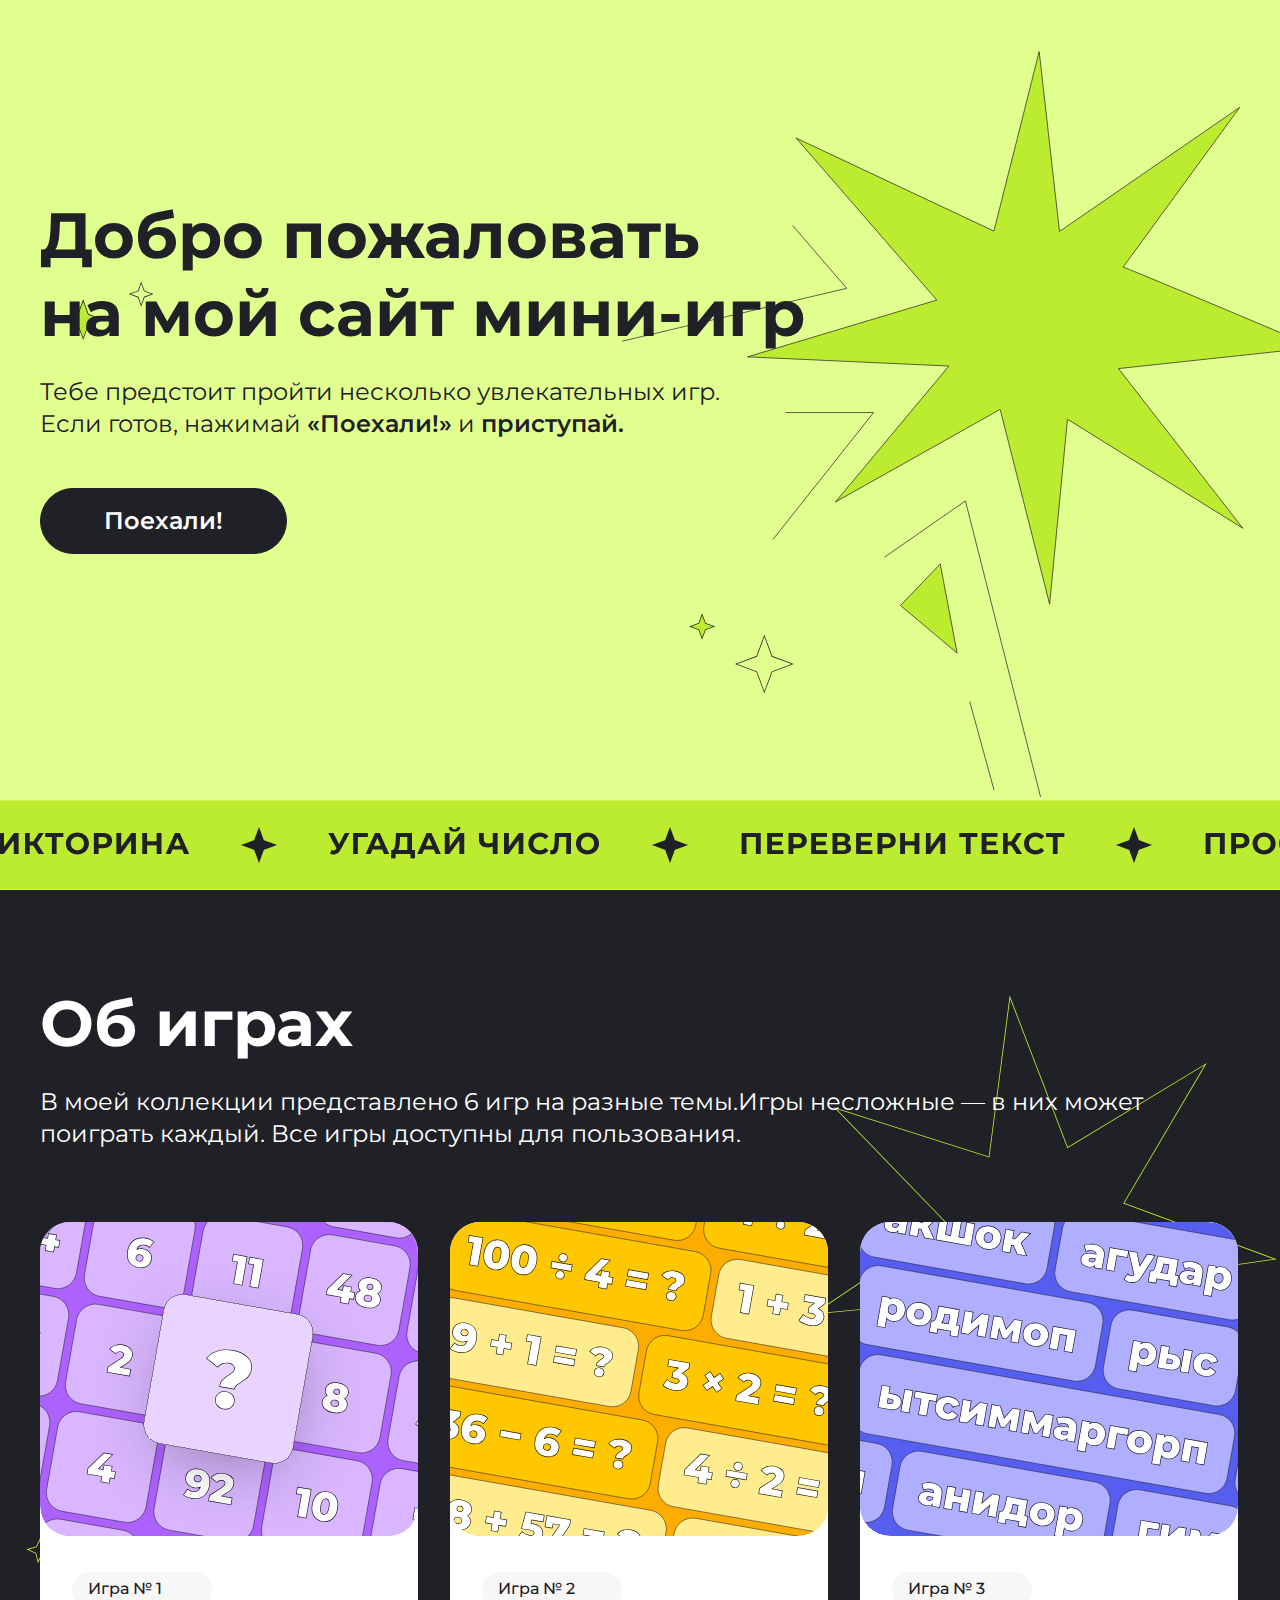
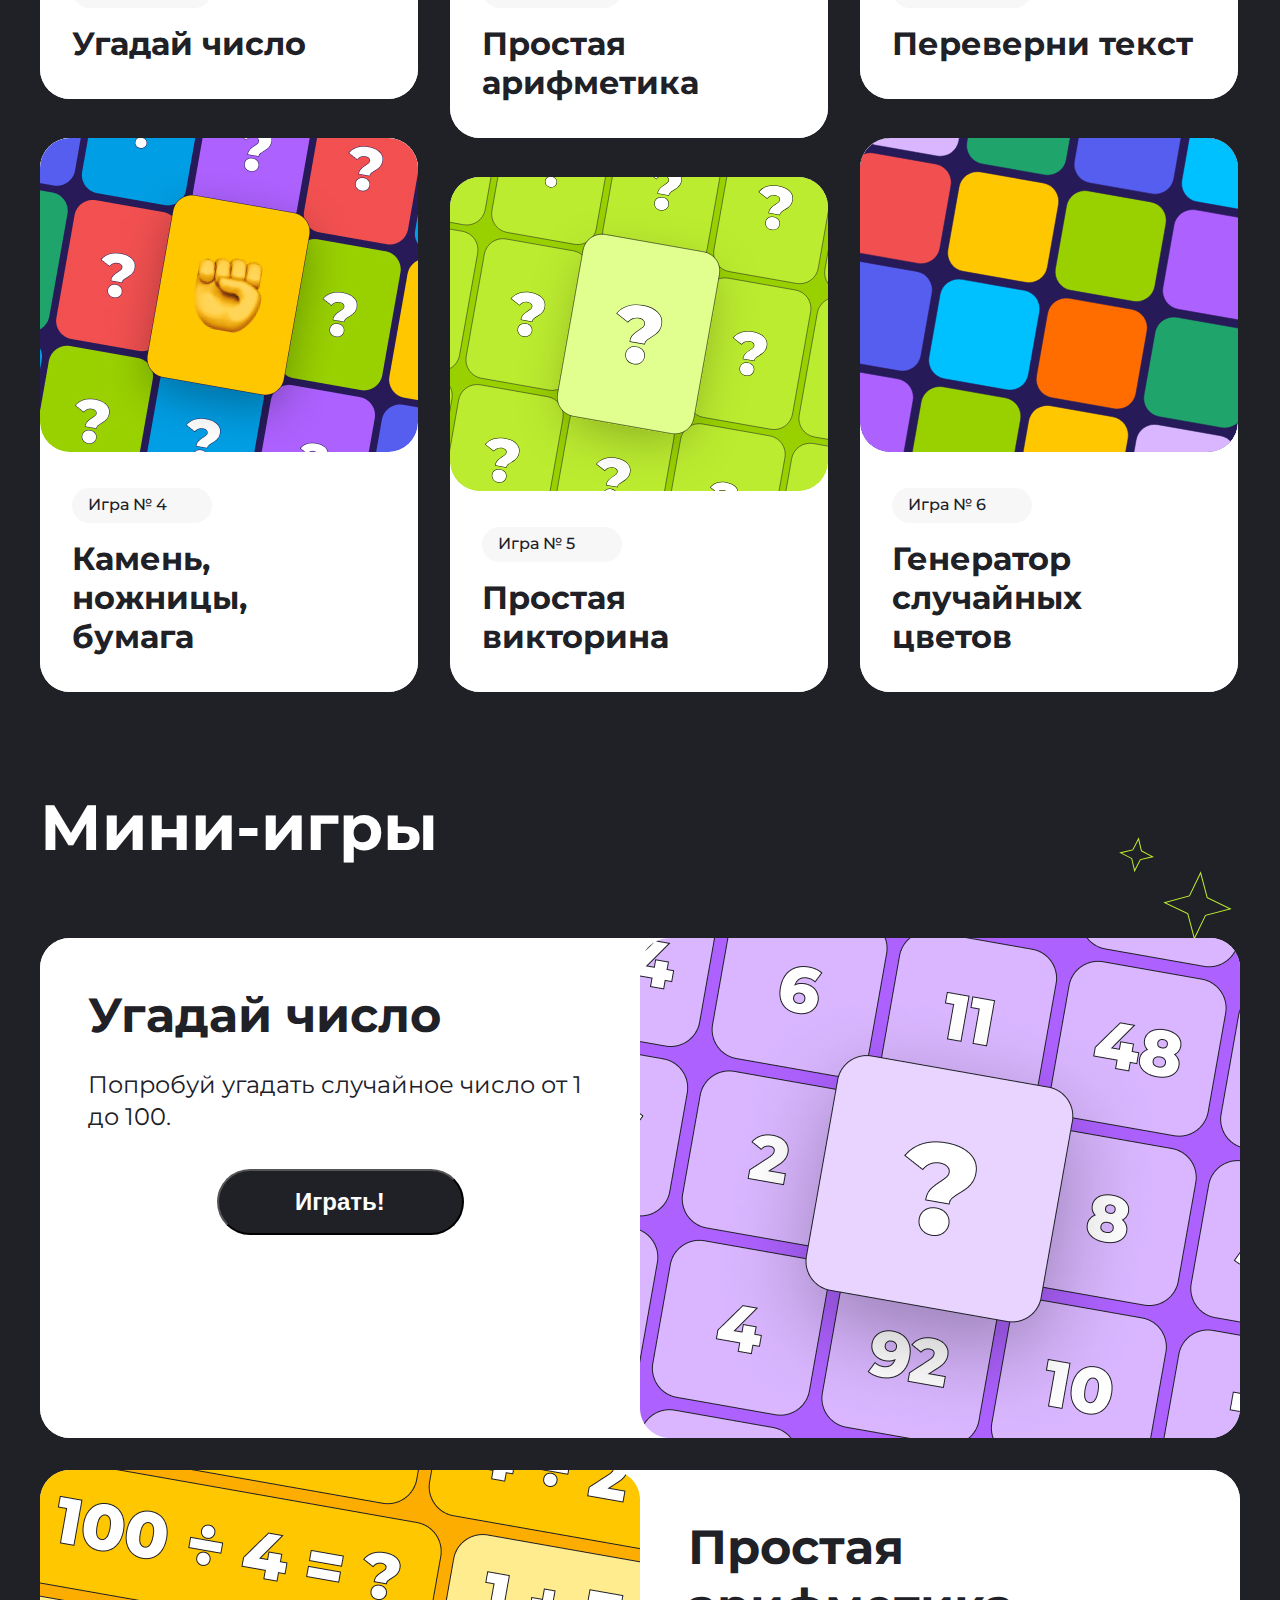
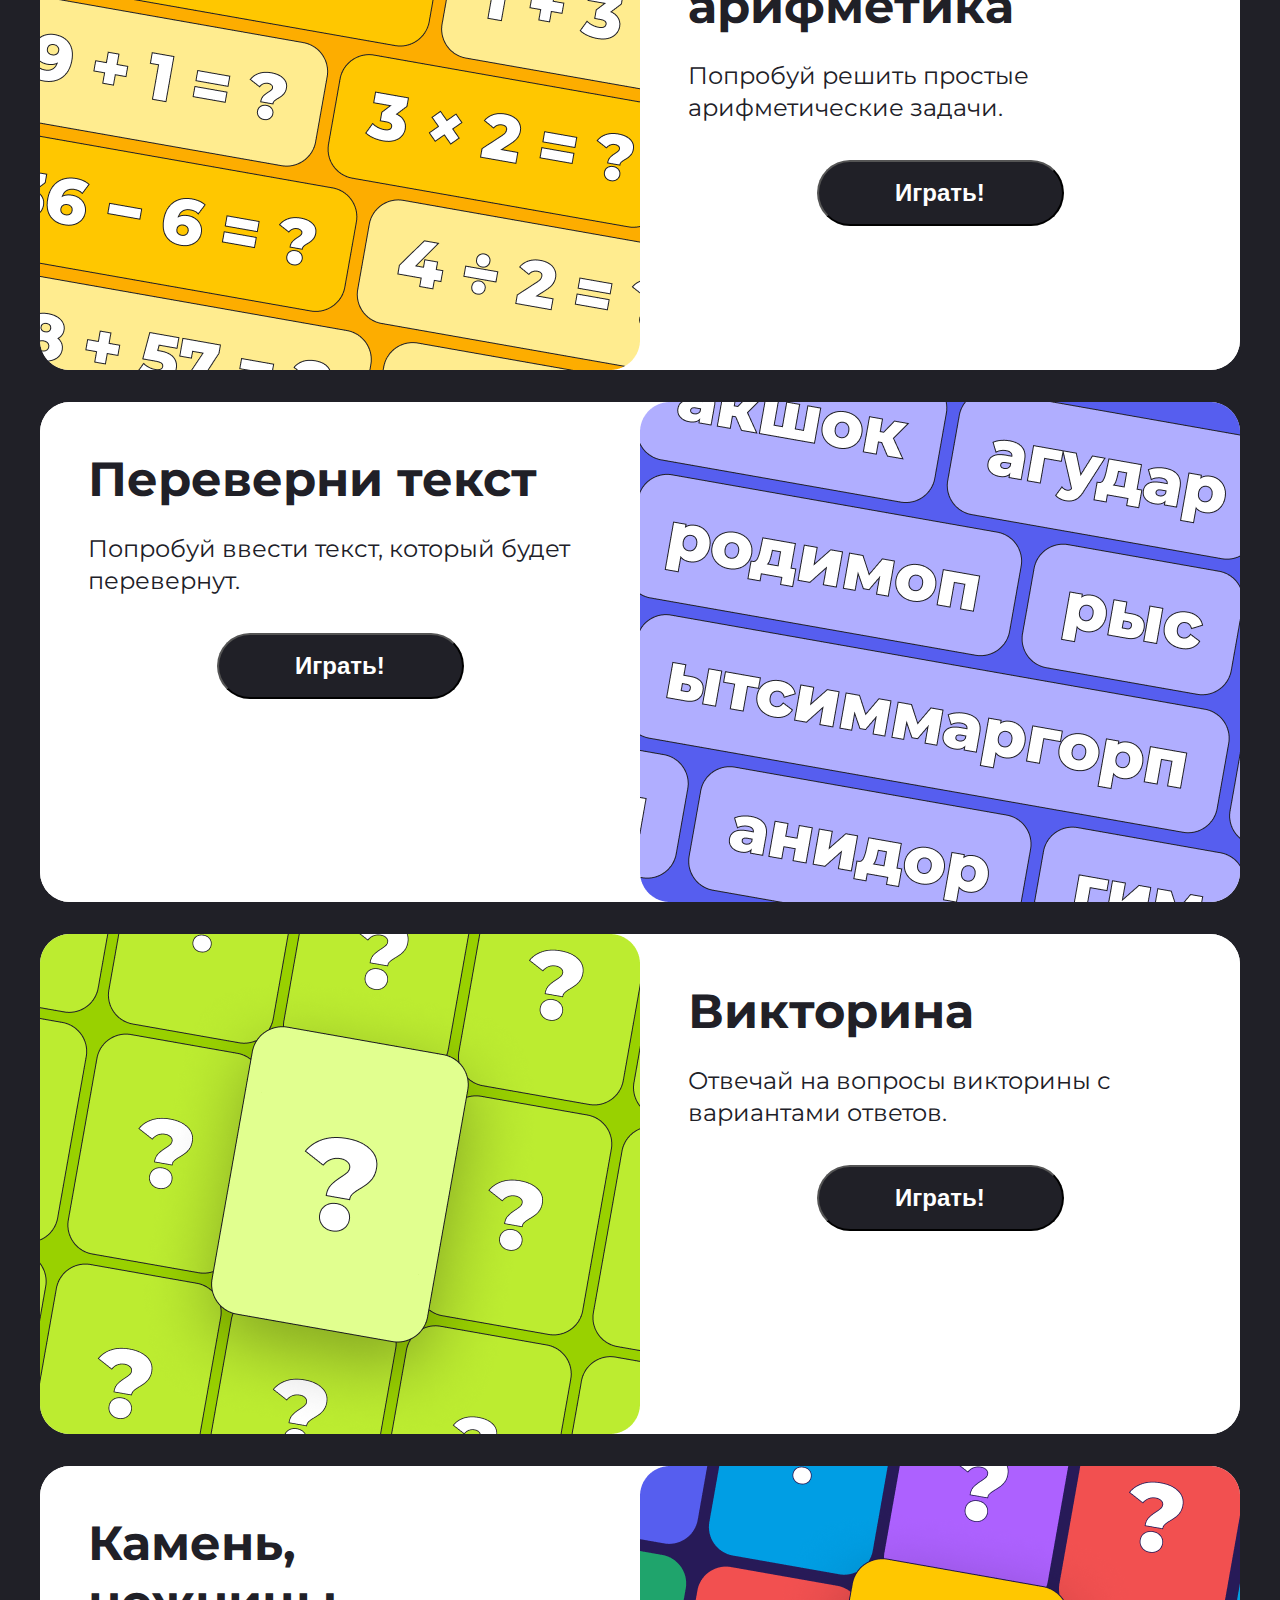
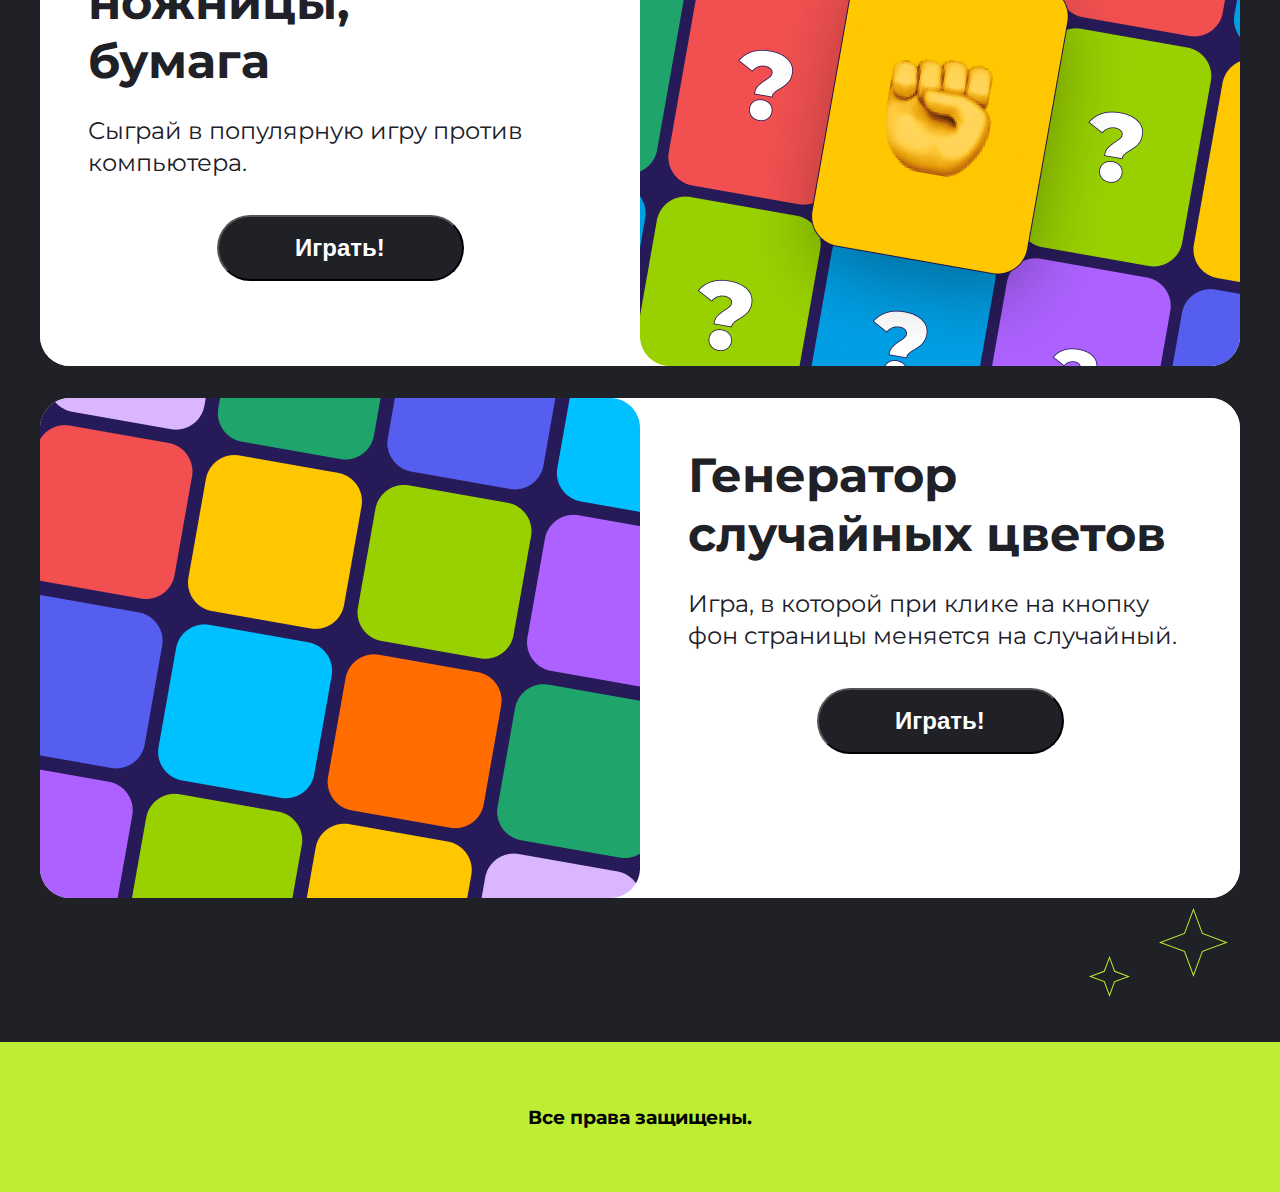
<file: index.html>
<!DOCTYPE html>
<html lang="en">

<head>
    <meta charset="UTF-8">
    <meta http-equiv="X-UA-Compatible" content="IE=edge">
    <meta name="viewport" content="width=device-width, initial-scale=1.0">
    <title>Landing page</title>
    <link rel="preconnect" href="https://fonts.googleapis.com">
    <link rel="preconnect" href="https://fonts.gstatic.com" crossorigin>
    <link href="https://fonts.googleapis.com/css2?family=Montserrat:ital,wght@0,100..900;1,100..900&display=swap"
        rel="stylesheet">
    <link rel="stylesheet" href="style.css">
</head>

<body>
    <header class="header center">
        <h1 class="header__title">Добро пожаловать <br> на мой сайт мини-игр</h1>
        <p class="header__text">Тебе предстоит пройти несколько увлекательных игр. Если готов, нажимай <span
                class="header__text-span">«Поехали!»</span> и <span class="header__text-span">приступай.</span></p>
        <button class="header__button">Поехали!</button>
    </header>
    <div class="header__animation"></div>
    <div class="about-games center">
        <h2 class="about-games__title">Об играх</h2>
        <p class="about-games__text">В моей коллекции представлено 6 игр на разные темы.Игры несложные — в них может
            поиграть каждый.
            Все игры доступны для пользования.
        </p>
        <section class="about-games__items">
            <article class="about-games__items-one">
                <a class="about-games__link about-games__link-one" href="#card-one">
                    <article class="about-games__card-one about-games__card">
                        <img class="about-games__card-img" src="./img/Обложка_карточки1.svg" alt="cover1">
                        <div class="about-games__card-desc">
                            <h3 class="about-games__card-desc-number">Игра № 1</h3>
                            <h4 class="about-games__card-desc-title">Угадай число</h4>
                        </div>
                    </article>
                </a>
                <a class="about-games__link about-games__link4" href="#card-five">
                    <article class="about-games__card-four about-games__card">
                        <img class="about-games__card-img" src="./img/Обложка_карточки4.jpg" alt="cover4">
                        <div class="about-games__card-desc">
                            <h3 class="about-games__card-desc-number">Игра № 4</h3>
                            <h4 class="about-games__card-desc-title">Камень,<br>ножницы,<br>бумага</h4>
                        </div>
                    </article>
                </a>
            </article>
            <article class="about-games__items-two">
                <a class="about-games__link about-games__link2" href="#card-two">
                    <article class="about-games__card-two about-games__card">
                        <img class="about-games__card-img" src="./img/Обложка_карточки2.svg" alt="cover2">
                        <div class="about-games__card-desc">
                            <h3 class="about-games__card-desc-number">Игра № 2</h3>
                            <h4 class="about-games__card-desc-title">Простая арифметика</h4>
                        </div>
                    </article>
                </a>
                <a class="about-games__link about-games__link5" href="#card-four">
                    <article class="about-games__card-five about-games__card">
                        <img class="about-games__card-img" src="./img/Обложка_карточки5.svg" alt="cover5">
                        <div class="about-games__card-desc">
                            <h3 class="about-games__card-desc-number">Игра № 5</h3>
                            <h4 class="about-games__card-desc-title">Простая викторина</h4>
                        </div>
                    </article>
                </a>
            </article>
            <article class="about-games__items-three">
                <a class="about-games__link about-games__link3" href="#card-three">
                    <article class="about-games__card-three about-games__card">
                        <img class="about-games__card-img" src="./img/Обложка_карточки3.svg" alt="cover3">
                        <div class="about-games__card-desc">
                            <h3 class="about-games__card-desc-number">Игра № 3</h3>
                            <h4 class="about-games__card-desc-title">Переверни текст</h4>
                        </div>
                    </article>
                </a>
                <a class="about-games__link about-games__link6" href="#card-six">
                    <article class="about-games__card-six about-games__card">
                        <img class="about-games__card-img" src="./img/Обложка_карточки6.svg" alt="cover6">
                        <div class="about-games__card-desc">
                            <h3 class="about-games__card-desc-number">Игра № 6</h3>
                            <h4 class="about-games__card-desc-title">Генератор случайных цветов</h4>
                        </div>
                    </article>
                </a>
            </article>
        </section>
    </div>
    <section class="mini-games center">
        <h3 class="mini-games__title">Мини-игры</h3>
        <section class="mini-games__items">
            <article id="card-one" class="mini-games__card mini-games__card-one">
                <div class="mini-games__card-img-wrapper">
                    <img class="mini-games__card-img" src="./img/card-one.png" alt="cover1">
                </div>
                <div class="mini-games__card-desc">
                    <div class="mini-games__card-desc-wrapper">
                        <h3 class="mini-games__card-desc-title">Угадай число</h3>
                        <p class="mini-games__card-desc-text">Попробуй угадать случайное число от 1 до 100.</p>
                        <div class="mini-games__card-desc-btn-wrapper">
                            <button id="startGameOneButton" class="mini-games__card-desc-btn">Играть!</button>
                        </div>
                    </div>
                </div>
            </article>
            <article id="card-two" class="mini-games__card mini-games__card-two">
                <div class="mini-games__card-img-wrapper">
                    <img class="mini-games__card-img" src="./img/card-two.png" alt="cover2">
                </div>
                <div class="mini-games__card-desc">
                    <div class="mini-games__card-desc-wrapper">
                        <h3 class="mini-games__card-desc-title">Простая арифметика</h3>
                        <p class="mini-games__card-desc-text">Попробуй решить простые арифметические задачи.</p>
                        <div class="mini-games__card-desc-btn-wrapper">
                            <button id="startGameTwoButton" class="mini-games__card-desc-btn">Играть!</button>
                        </div>
                    </div>
                </div>
            </article>
            <article id="card-three" class="mini-games__card mini-games__card-three">
                <div class="mini-games__card-img-wrapper">
                    <img class="mini-games__card-img" src="./img/card-three.png" alt="cover3">
                </div>
                <div class="mini-games__card-desc">
                    <div class="mini-games__card-desc-wrapper">
                        <h3 class="mini-games__card-desc-title">Переверни текст</h3>
                        <p class="mini-games__card-desc-text">Попробуй ввести текст, который будет перевернут.</p>
                        <div class="mini-games__card-desc-btn-wrapper">
                            <button id="startGameThreeButton" class="mini-games__card-desc-btn">Играть!</button>
                        </div>
                    </div>
                </div>
            </article>
            <article id="card-four" class="mini-games__card mini-games__card-four">
                <div class="mini-games__card-img-wrapper">
                    <img class="mini-games__card-img" src="./img/card-four.png" alt="cover4">
                </div>
                <div class="mini-games__card-desc">
                    <div class="mini-games__card-desc-wrapper">
                        <h3 class="mini-games__card-desc-title">Викторина</h3>
                        <p class="mini-games__card-desc-text">Отвечай на вопросы викторины с вариантами ответов.</p>
                        <div class="mini-games__card-desc-btn-wrapper">
                            <button id="startGameFourButton" class="mini-games__card-desc-btn">Играть!</button>
                        </div>
                    </div>
                </div>
            </article>
            <article id="card-five" class="mini-games__card mini-games__card-five">
                <div class="mini-games__card-img-wrapper">
                    <img class="mini-games__card-img" src="./img/card-five.png" alt="cover5">
                </div>
                <div class="mini-games__card-desc">
                    <div class="mini-games__card-desc-wrapper">
                        <h3 class="mini-games__card-desc-title">Камень,<br>ножницы,<br>бумага</h3>
                        <p class="mini-games__card-desc-text">Сыграй в популярную игру против компьютера.</p>
                        <div class="mini-games__card-desc-btn-wrapper">
                            <button id="startGameFiveButton" class="mini-games__card-desc-btn">Играть!</button>
                        </div>
                    </div>
                </div>
            </article>
            <article id="card-six" class="mini-games__card mini-games__card-six">
                <div class="mini-games__card-img-wrapper">
                    <img class="mini-games__card-img" src="./img/card-six.png" alt="cover6">
                </div>
                <div class="mini-games__card-desc">
                    <div class="mini-games__card-desc-wrapper">
                        <h3 class="mini-games__card-desc-title">Генератор случайных цветов</h3>
                        <p class="mini-games__card-desc-text">Игра, в которой при клике на кнопку фон страницы меняется
                            на случайный.</p>
                        <div class="mini-games__card-desc-btn-wrapper">
                            <button id="changeColorButton" class="mini-games__card-desc-btn">Играть!</button>
                        </div>
                    </div>
                </div>
            </article>
        </section>
    </section>
    <footer id="footer" class="footer center">
        <h3 class="footer__title">Все права защищены.</h3>
    </footer>
    <!-- <script src="hw-2.js"></script> -->
    <!-- <script src="hw-3.js"></script> -->
    <!-- <script src="hw-4.js"></script> -->
    <!-- <script src="hw-5.js"></script> -->
    <script src="allGames.js"></script>
    <!-- <script src="hw-6.js"></script> -->
    <!-- <script src="hw-7.js"></script> -->
    <!-- <script src="hw-8.js"></script> -->
    <script>
        let position = 0;

        setInterval(() => {
            position -= 1;
            document.querySelector('.header__animation').style.backgroundPosition = `${position}px 0`;
        }, 10);

        const buttonEl = document.querySelector('.header__button');
        const miniGamesEL = document.querySelector('.mini-games');
        const aboutGamesEL = document.querySelector('.about-games');
        buttonEl.addEventListener('click', function () {
            if (window.innerWidth <= 1210) {
                miniGamesEL.scrollIntoView({
                    behavior: 'smooth'
                });
            } else {
                aboutGamesEL.scrollIntoView({
                    behavior: 'smooth'
                });
            }
        });
    </script>
</body>

</html>
</file>
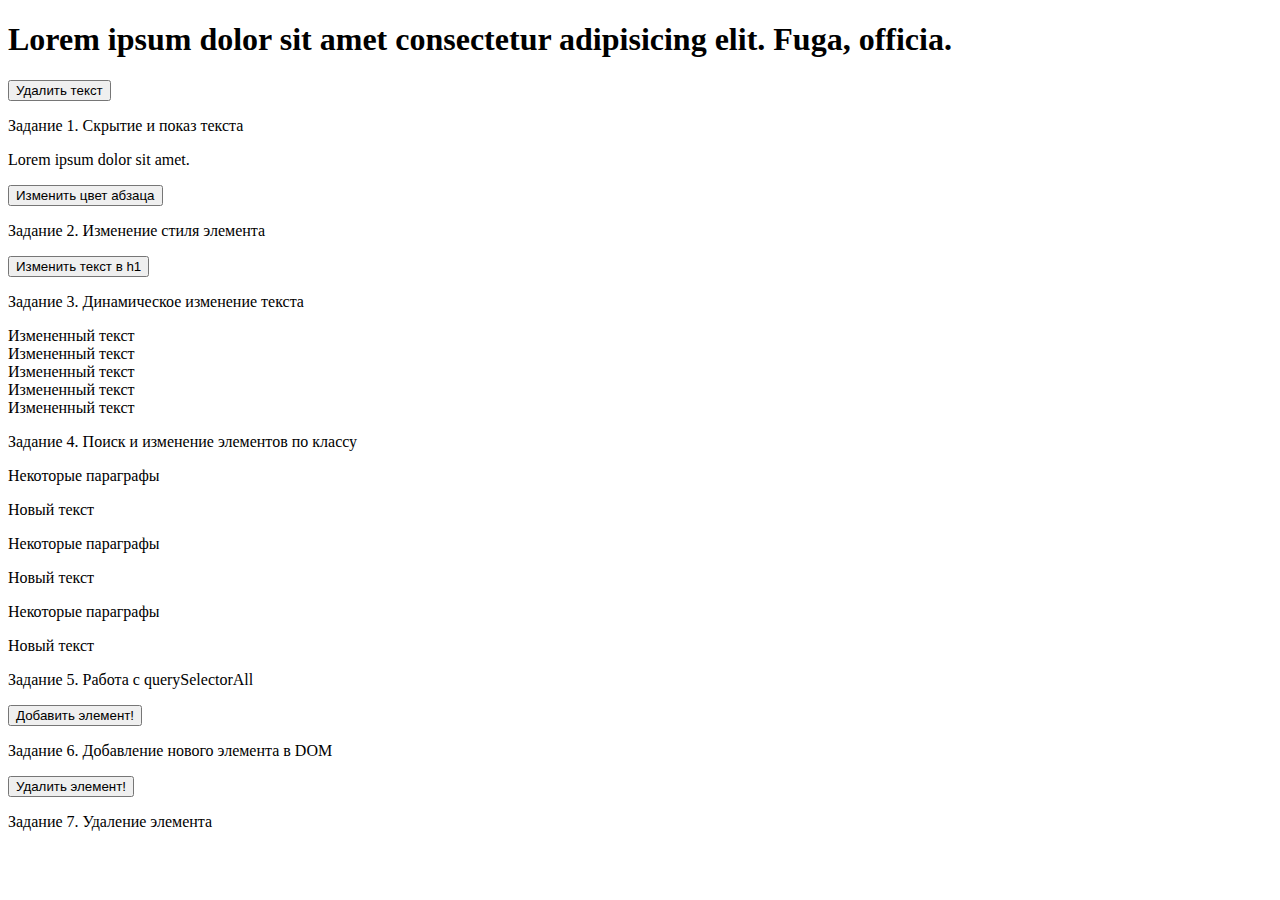
<file: DOM/index.html>
<!DOCTYPE html>
<html lang="en">

<head>
    <meta charset="UTF-8">
    <meta http-equiv="X-UA-Compatible" content="IE=edge">
    <meta name="viewport" content="width=device-width, initial-scale=1.0">
    <title>DOM</title>
</head>

<body>
    <h1 class="title">Lorem ipsum dolor sit amet consectetur adipisicing elit. Fuga, officia.</h1>
    <button class="btn-title">Удалить текст</button>
    <p>Задание 1. Скрытие и показ текста</p>
    <p class="text">Lorem ipsum dolor sit amet.</p>
    <button class="btn-text">Изменить цвет абзаца</button><br>
    <p>Задание 2. Изменение стиля элемента</p>
    <button class="btn-change">Изменить текст в h1</button>
    <p>Задание 3. Динамическое изменение текста</p>
    <div class="description">Один</div>
    <div class="description">два</div>
    <div class="description">три</div>
    <div class="description">четыре</div>
    <div class="description">пять</div>
    <p>Задание 4. Поиск и изменение элементов по классу</p>
    <p class="only-text">Некоторые параграфы</p>
    <p class="description-one">Некоторые параграфы</p>
    <p class="only-text">Некоторые параграфы</p>
    <p class="description-one">Некоторые параграфы</p>
    <p class="only-text">Некоторые параграфы</p>
    <p class="description-one">Некоторые параграфы</p>
    <p>Задание 5. Работа с querySelectorAll</p>
    <button class="btn-add">Добавить элемент!</button>
    <p>Задание 6. Добавление нового элемента в DOM</p>
    <button class="btn-remove">Удалить элемент!</button>
    <p>Задание 7. Удаление элемента</p>
</body>
<script>
    const titleEl = document.querySelector('.title');
    const btnEl = document.querySelector('.btn-title');
    const textEl = document.querySelector('.text');
    const btnTextEl = document.querySelector('.btn-text');
    const btnChangeEl = document.querySelector('.btn-change');
    const allDescriptionEl = document.querySelectorAll('.description');
    const allDescriptionElOne = document.querySelectorAll('.description-one');
    const btnAddEl = document.querySelector('.btn-add');
    const btnRemoveEl = document.querySelector('.btn-remove');
    const descriptionFirstEl = document.querySelector('.description');

    btnEl.addEventListener('click', function () {
        if (titleEl.style.display === 'none') {
            titleEl.style.display = 'block';
        } else {
            titleEl.style.display = 'none';
        }
    })

    btnTextEl.addEventListener('click', function () {
        textEl.style.color = 'blue';
    })

    btnChangeEl.addEventListener('click', function () {
        titleEl.textContent = 'Привет, мир!';
    })

    allDescriptionEl.forEach(description => {
        description.textContent = 'Измененный текст';
    });

    console.log(allDescriptionEl);

    allDescriptionElOne.forEach(description => {
        description.textContent = 'Новый текст';
    });

    btnAddEl.addEventListener('click', function () {
        const newEl = document.createElement('p');
        newEl.textContent = 'Новый абзац';
        document.body.appendChild(newEl);
    })

    btnRemoveEl.addEventListener('click', function () {
        descriptionFirstEl.remove();
    })

</script>

</html>
</file>
<file: style.css>
* {
  margin: 0;
  padding: 0;
}

html {
  scroll-behavior: smooth;
}

body {
  font-family: "Montserrat", sans-serif;
}

.center {
  padding-left: calc(50% - 600px);
  padding-right: calc(50% - 600px);
}

.header {
  height: 800px;
  background: rgb(225, 255, 143);
  position: relative;
  background-image: url(./img/BGI_block1.svg);
  background-repeat: no-repeat;
  background-size: cover;
  background-position: bottom 3px left 63px;
  transition: background-color 1s;
}
.header__title {
  color: rgb(32, 32, 39);
  font-size: 64px;
  font-weight: 700;
  line-height: 78px;
  letter-spacing: 0px;
  text-align: left;
  max-width: 769px;
  padding-top: 196px;
}
.header__text {
  color: rgb(32, 32, 39);
  font-size: 24px;
  font-weight: 400;
  line-height: 32px;
  letter-spacing: 0px;
  text-align: left;
  max-width: 720px;
  margin-top: 24px;
}
.header__text-span {
  font-weight: 600;
}
.header__button {
  display: flex;
  flex-direction: column;
  justify-content: center;
  align-items: center;
  font: inherit;
  box-sizing: border-box;
  border: 1px solid rgb(32, 32, 39);
  border-radius: 60px;
  background: rgb(32, 32, 39);
  width: 247px;
  height: 66px;
  color: rgb(255, 255, 255);
  font-size: 24px;
  font-weight: 600;
  line-height: 142%;
  text-align: center;
  margin-top: 48px;
  text-decoration: none;
}
.header__button:hover {
  color: rgb(0, 0, 0);
  background: rgb(255, 255, 255);
  transition: all 1.3s;
  transform: scale(1.1);
  cursor: pointer;
}
.header__animation {
  background-image: url(./img/animation-strip.jpg);
  background-repeat: repeat;
  background-size: cover;
  height: 90px;
  max-width: 100%;
}

.about-games {
  padding-bottom: 50px;
  background: rgb(32, 32, 39);
  background-image: url(./img/BGI_block2.svg);
  background-repeat: no-repeat;
  background-size: contain;
  background-position: left 25px top 77px;
  transition: background-color 1s;
}
.about-games__title {
  color: rgb(255, 255, 255);
  font-size: 64px;
  font-weight: 700;
  line-height: 78px;
  letter-spacing: 0px;
  text-align: left;
  padding-top: 94px;
}
.about-games__text {
  color: rgb(255, 255, 255);
  font-size: 24px;
  font-weight: 400;
  line-height: 32px;
  letter-spacing: 0px;
  text-align: left;
  padding-top: 24px;
}
.about-games__items {
  margin-top: 72px;
  display: flex;
  -moz-column-gap: 32px;
       column-gap: 32px;
  width: 1201px;
  flex-wrap: wrap;
}
.about-games__items-one {
  display: flex;
  flex-direction: column;
  gap: 39px;
}
.about-games__items-two {
  display: flex;
  flex-direction: column;
  gap: 39px;
}
.about-games__items-three {
  display: flex;
  flex-direction: column;
  gap: 39px;
  justify-content: space-between;
}
.about-games__link {
  text-decoration: none;
}
.about-games__card {
  width: 378px;
  background: rgb(255, 255, 255);
  border-radius: 30px;
}
.about-games__card:hover {
  transition: all 1.3s;
  transform: scale(1.1);
  cursor: pointer;
}
.about-games__card-three {
  position: absolute;
}
.about-games__card-img {
  border-radius: 30px;
}
.about-games__card-desc {
  display: flex;
  flex-direction: column;
  gap: 16px;
  background: rgb(255, 255, 255);
  border-radius: 30px;
  padding: 32px 32px 36px 32px;
}
.about-games__card-desc-number {
  color: rgb(32, 32, 39);
  font-size: 16px;
  font-weight: 500;
  line-height: 110%;
  letter-spacing: 0px;
  text-align: left;
  border-radius: 52px;
  background: rgb(247, 247, 247);
  padding: 8px 16px 10px 16px;
  width: 108px;
}
.about-games__card-desc-title {
  color: rgb(32, 32, 39);
  font-size: 32px;
  font-weight: 700;
  line-height: 39px;
  letter-spacing: 0px;
  text-align: left;
}

.mini-games {
  background: rgb(32, 32, 39);
  background-image: url(./img/BGI_block3.svg);
  padding-bottom: 144px;
  background-repeat: no-repeat;
  background-size: auto;
  background-position: right 45px top 93px;
  transition: background-color 1s;
}
.mini-games__title {
  color: rgb(255, 255, 255);
  font-size: 64px;
  font-weight: 700;
  line-height: 78px;
  letter-spacing: 0px;
  text-align: left;
  padding-top: 46px;
  padding-bottom: 72px;
}
.mini-games__items {
  display: flex;
  gap: 32px;
  flex-direction: column;
}
.mini-games__card {
  height: 500px;
  display: flex;
  flex-wrap: wrap;
  background: rgb(255, 255, 255);
  border-radius: 30px;
}
.mini-games__card-img {
  max-width: 100%;
  min-width: 10%;
}
.mini-games__card-one {
  flex-direction: row-reverse;
}
.mini-games__card-three {
  flex-direction: row-reverse;
}
.mini-games__card-five {
  flex-direction: row-reverse;
}
.mini-games__card-desc {
  display: flex;
  flex-direction: column;
  border-radius: 30px;
  background: rgb(255, 255, 255);
  height: 500px;
  width: 600px;
}
.mini-games__card-desc-wrapper {
  padding: 48px;
}
.mini-games__card-desc-title {
  color: rgb(32, 32, 39);
  font-size: 48px;
  font-weight: 700;
  line-height: 59px;
  letter-spacing: 0px;
  text-align: left;
  padding-bottom: 24px;
}
.mini-games__card-desc-text {
  color: rgb(32, 32, 39);
  font-size: 24px;
  font-weight: 400;
  line-height: 32px;
  letter-spacing: 0px;
  text-align: left;
  padding-bottom: 36px;
}
.mini-games__card-desc-btn {
  width: 247px;
  height: 66px;
  border-radius: 60px;
  background: rgb(32, 32, 39);
  color: rgb(255, 255, 255);
  font-size: 24px;
  font-weight: 600;
  line-height: 142%;
  text-align: center;
}
.mini-games__card-desc-btn:hover {
  background: rgb(255, 255, 255);
  color: rgb(0, 0, 0);
  transition: all 1.3s;
  cursor: pointer;
}
.mini-games__card-desc-btn-wrapper {
  display: flex;
  justify-content: center;
}

.footer {
  background: #BDED35;
  height: 150px;
  display: flex;
  justify-content: center;
  align-items: center;
  transition: background-color 1s;
}
.footer-title {
  color: rgb(0, 0, 0);
  font-size: 24px;
  font-weight: 600;
  line-height: 29px;
  letter-spacing: 0px;
  text-align: center;
}

@media (max-width: 800px) {
  .center {
    padding-left: 16px;
    padding-right: 16px;
  }
  .header {
    height: 700px;
    background-image: url(./img/BGI_mobile.svg);
    background-position: left 38px top -103px;
    display: flex;
    flex-direction: column;
    align-items: center;
  }
  .header__title {
    font-size: 40px;
    line-height: 49px;
    text-align: center;
    padding-top: 147px;
  }
  .header__text {
    font-size: 16px;
    line-height: 20px;
    text-align: center;
  }
  .header__button {
    display: flex;
    flex-direction: column;
    justify-content: center;
    align-items: center;
    width: 285px;
    height: 55px;
    font-size: 16px;
    margin-top: 36px;
  }
  .header__animation {
    height: 51px;
    max-width: 767px;
    min-width: 320px;
  }
  .about-games {
    display: none;
  }
  .mini-games {
    padding-bottom: 48px;
  }
  .mini-games__title {
    font-size: 40px;
    line-height: 49px;
    padding-top: 48px;
    padding-bottom: 48px;
  }
  .mini-games__items {
    gap: 24px;
  }
  .mini-games__card {
    height: auto;
  }
  .mini-games__card-desc {
    height: auto;
  }
  .mini-games__card-desc-title {
    font-size: 32px;
    line-height: 39px;
    padding-bottom: 16px;
  }
  .mini-games__card-desc-text {
    font-size: 16px;
    line-height: 20px;
    padding-bottom: 32px;
  }
  .mini-games__card-desc-btn {
    width: 285px;
    height: 55px;
    font-size: 16px;
  }
  .mini-games__card-desc-wrapper {
    padding: 29px;
  }
  .footer {
    height: 100px;
  }
}
@media (min-width: 426px) and (max-width: 800px) {
  .mini-games__card-desc-title {
    font-size: 40px;
    line-height: 39px;
  }
  .mini-games__card-desc-text {
    font-size: 22px;
    line-height: 32px;
  }
  .mini-games__card-desc-btn {
    width: 232px;
    height: 48px;
    font-size: 20px;
  }
}
@media (min-width: 632px) and (max-width: 1211px) {
  .center {
    padding-left: 32px;
    padding-right: 32px;
  }
  .header {
    display: flex;
    flex-direction: column;
    align-items: center;
  }
  .about-games {
    display: none;
  }
  .mini-games__card {
    flex-wrap: nowrap;
  }
  .mini-games__card-img {
    width: 100%;
    height: 100%;
  }
  .mini-games__card-desc-wrapper {
    padding: 48px 29px 48px 29px;
  }
}/*# sourceMappingURL=style.css.map */
</file>
